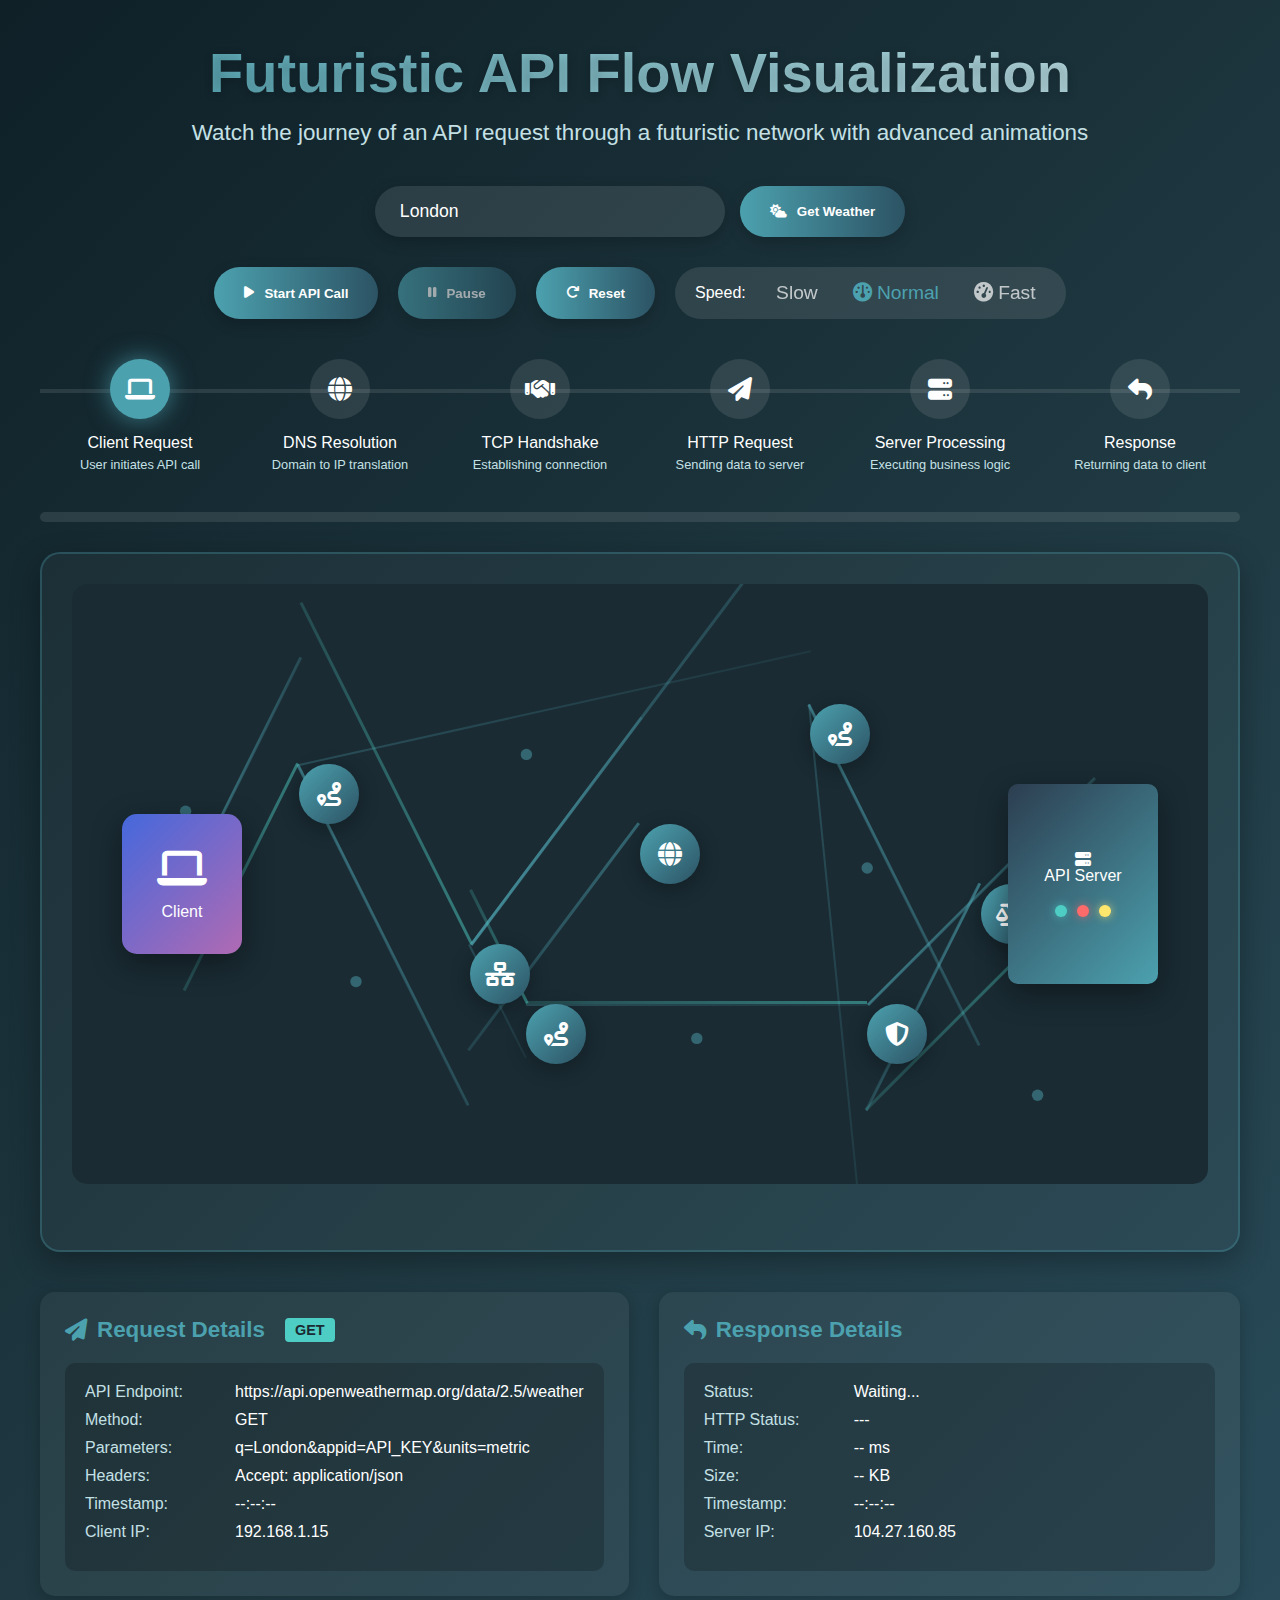
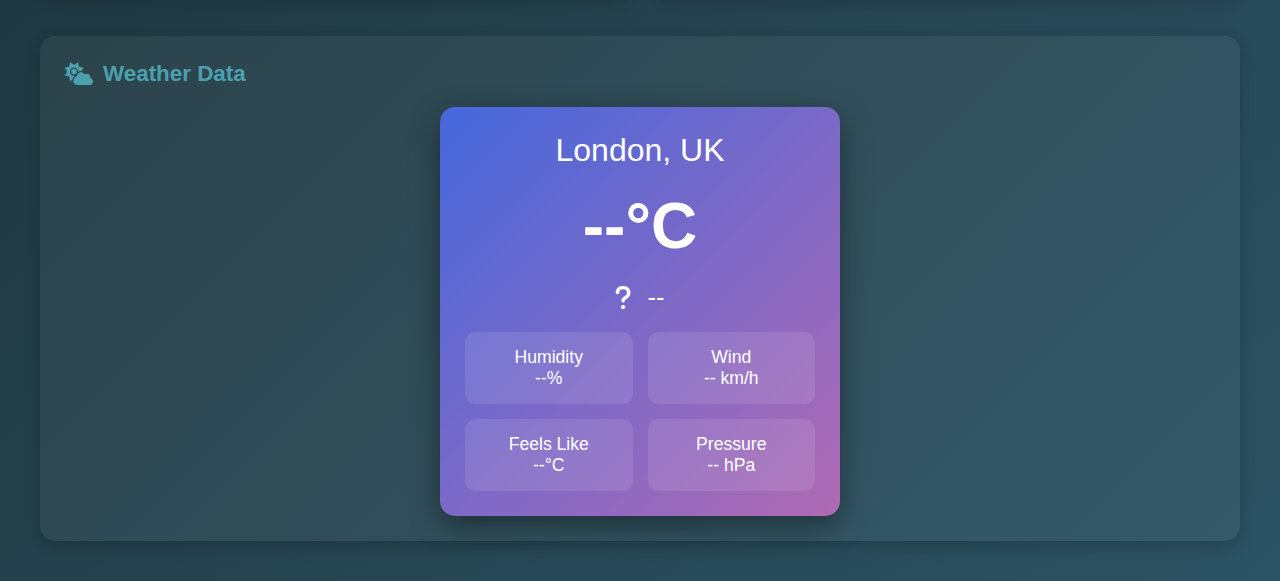
<file: client/src/components/demo.html>
<!DOCTYPE html>
<html lang="en">
<head>
    <meta charset="UTF-8">
    <meta name="viewport" content="width=device-width, initial-scale=1.0">
    <title>Futuristic API Flow Visualization</title>
    <link rel="stylesheet" href="https://cdnjs.cloudflare.com/ajax/libs/font-awesome/6.4.0/css/all.min.css">
    <style>
        * {
            margin: 0;
            padding: 0;
            box-sizing: border-box;
            font-family: 'Segoe UI', Tahoma, Geneva, Verdana, sans-serif;
        }
        
        body {
            background: linear-gradient(135deg, #0f2027, #203a43, #2c5364);
            color: white;
            min-height: 100vh;
            padding: 20px;
            overflow-x: hidden;
        }
        
        .container {
            max-width: 1600px;
            margin: 0 auto;
            padding: 20px;
        }
        
        header {
            text-align: center;
            margin-bottom: 40px;
            position: relative;
        }
        
        h1 {
            font-size: 3.5rem;
            margin-bottom: 15px;
            background: linear-gradient(90deg, #4ca1af, #c4e0e5);
            -webkit-background-clip: text;
            -webkit-text-fill-color: transparent;
            text-shadow: 0 2px 10px rgba(0, 0, 0, 0.2);
        }
        
        .subtitle {
            color: #c4e0e5;
            font-size: 1.4rem;
            margin-bottom: 30px;
            max-width: 900px;
            margin-left: auto;
            margin-right: auto;
        }
        
        .input-container {
            display: flex;
            justify-content: center;
            gap: 15px;
            margin-bottom: 30px;
            flex-wrap: wrap;
        }
        
        .city-input {
            padding: 15px 25px;
            border: none;
            border-radius: 50px;
            background: rgba(255, 255, 255, 0.1);
            color: white;
            font-size: 1.1rem;
            width: 350px;
            box-shadow: 0 5px 15px rgba(0, 0, 0, 0.2);
            outline: none;
            transition: all 0.3s;
        }
        
        .city-input:focus {
            background: rgba(255, 255, 255, 0.15);
            box-shadow: 0 5px 20px rgba(0, 0, 0, 0.3);
        }
        
        .controls {
            display: flex;
            justify-content: center;
            gap: 20px;
            margin-bottom: 40px;
            flex-wrap: wrap;
        }
        
        .btn {
            padding: 14px 30px;
            border: none;
            border-radius: 50px;
            background: linear-gradient(90deg, #4ca1af, #2c5364);
            color: white;
            font-weight: bold;
            cursor: pointer;
            transition: all 0.3s;
            box-shadow: 0 5px 15px rgba(0, 0, 0, 0.2);
            display: flex;
            align-items: center;
            gap: 10px;
        }
        
        .btn:hover {
            transform: translateY(-3px);
            box-shadow: 0 8px 20px rgba(0, 0, 0, 0.3);
        }
        
        .btn:active {
            transform: translateY(0);
        }
        
        .btn:disabled {
            opacity: 0.6;
            cursor: not-allowed;
        }
        
        .speed-control {
            display: flex;
            align-items: center;
            gap: 15px;
            background: rgba(255, 255, 255, 0.1);
            padding: 10px 20px;
            border-radius: 50px;
        }
        
        .speed-btn {
            background: none;
            border: none;
            color: white;
            font-size: 1.2rem;
            cursor: pointer;
            padding: 5px 10px;
            opacity: 0.7;
            transition: opacity 0.3s;
        }
        
        .speed-btn.active {
            opacity: 1;
            color: #4ca1af;
        }
        
        .visualization-container {
            background: rgba(255, 255, 255, 0.03);
            border-radius: 20px;
            padding: 30px;
            box-shadow: 0 10px 30px rgba(0, 0, 0, 0.3);
            margin-bottom: 40px;
            position: relative;
            overflow: hidden;
            min-height: 700px;
            border: 2px solid rgba(76, 161, 175, 0.3);
        }
        
        .network-topography {
            position: relative;
            height: 600px;
            background: url('data:image/svg+xml;utf8,<svg xmlns="http://www.w3.org/2000/svg" width="100%" height="100%" viewBox="0 0 100 100"><rect width="100%" height="100%" fill="%231a2b33"/><circle cx="10" cy="20" r="0.5" fill="%234ca1af" opacity="0.5"/><circle cx="25" cy="35" r="0.5" fill="%234ca1af" opacity="0.5"/><circle cx="40" cy="15" r="0.5" fill="%234ca1af" opacity="0.5"/><circle cx="55" cy="40" r="0.5" fill="%234ca1af" opacity="0.5"/><circle cx="70" cy="25" r="0.5" fill="%234ca1af" opacity="0.5"/><circle cx="85" cy="45" r="0.5" fill="%234ca1af" opacity="0.5"/><circle cx="30" cy="60" r="0.5" fill="%234ca1af" opacity="0.5"/><circle cx="50" cy="75" r="0.5" fill="%234ca1af" opacity="0.5"/><circle cx="75" cy="65" r="0.5" fill="%234ca1af" opacity="0.5"/><circle cx="15" cy="80" r="0.5" fill="%234ca1af" opacity="0.5"/></svg>');
            background-size: cover;
            border-radius: 15px;
            overflow: hidden;
        }
        
        .client-device {
            position: absolute;
            width: 120px;
            height: 140px;
            left: 50px;
            top: 50%;
            transform: translateY(-50%);
            background: linear-gradient(135deg, #4568DC, #B06AB3);
            border-radius: 15px;
            box-shadow: 0 10px 30px rgba(0, 0, 0, 0.4);
            display: flex;
            flex-direction: column;
            align-items: center;
            justify-content: center;
            z-index: 10;
        }
        
        .client-device i {
            font-size: 40px;
            margin-bottom: 15px;
        }
        
        .server-rack {
            position: absolute;
            width: 150px;
            height: 200px;
            right: 50px;
            top: 50%;
            transform: translateY(-50%);
            background: linear-gradient(135deg, #2c3e50, #4ca1af);
            border-radius: 10px;
            box-shadow: 0 10px 30px rgba(0, 0, 0, 0.4);
            display: flex;
            flex-direction: column;
            align-items: center;
            justify-content: center;
            z-index: 10;
        }
        
        .server-lights {
            display: flex;
            gap: 10px;
            margin-top: 20px;
        }
        
        .server-light {
            width: 12px;
            height: 12px;
            border-radius: 50%;
            background: #4ECDC4;
            box-shadow: 0 0 10px rgba(78, 205, 196, 0.7);
            animation: lightPulse 2s infinite;
        }
        
        .server-light:nth-child(2) {
            background: #FF6B6B;
            box-shadow: 0 0 10px rgba(255, 107, 107, 0.7);
            animation-delay: 0.5s;
        }
        
        .server-light:nth-child(3) {
            background: #FFE66D;
            box-shadow: 0 0 10px rgba(255, 230, 109, 0.7);
            animation-delay: 1s;
        }
        
        .network-node {
            position: absolute;
            width: 60px;
            height: 60px;
            border-radius: 50%;
            background: linear-gradient(135deg, #4ca1af, #2c5364);
            display: flex;
            align-items: center;
            justify-content: center;
            color: white;
            font-size: 24px;
            box-shadow: 0 5px 20px rgba(0, 0, 0, 0.3);
            z-index: 5;
        }
        
        .node-connection {
            position: absolute;
            height: 2px;
            background: linear-gradient(90deg, rgba(76, 161, 175, 0.3), rgba(76, 161, 175, 0.1));
            transform-origin: 0 0;
            z-index: 1;
        }
        
        .data-packet {
            position: absolute;
            width: 50px;
            height: 50px;
            border-radius: 50%;
            background: linear-gradient(135deg, #FFE66D, #FF6B6B);
            transform: translate(-50%, -50%);
            display: flex;
            align-items: center;
            justify-content: center;
            color: #1a2b33;
            font-size: 20px;
            box-shadow: 0 5px 20px rgba(255, 230, 109, 0.7);
            z-index: 20;
            transition: transform 0.3s;
        }
        
        .request-packet {
            background: linear-gradient(135deg, #FFE66D, #FF6B6B);
            box-shadow: 0 5px 20px rgba(255, 230, 109, 0.7);
        }
        
        .response-packet {
            background: linear-gradient(135deg, #4ECDC4, #5568FE);
            box-shadow: 0 5px 20px rgba(78, 205, 196, 0.7);
        }
        
        .packet-content {
            position: absolute;
            background: rgba(0, 0, 0, 0.9);
            color: white;
            padding: 12px;
            border-radius: 8px;
            font-size: 12px;
            width: 200px;
            text-align: center;
            opacity: 0;
            transition: opacity 0.3s;
            pointer-events: none;
            z-index: 30;
            bottom: 60px;
            left: 50%;
            transform: translateX(-50%);
            line-height: 1.4;
        }
        
        .data-packet:hover .packet-content {
            opacity: 1;
        }
        
        .packet-trail {
            position: absolute;
            width: 20px;
            height: 4px;
            background: rgba(255, 230, 109, 0.7);
            border-radius: 2px;
            transform-origin: center;
            z-index: 15;
        }
        
        .response-trail {
            background: rgba(78, 205, 196, 0.7);
        }
        
        .progress-bar {
            height: 10px;
            background: rgba(255, 255, 255, 0.1);
            border-radius: 5px;
            margin: 30px 0;
            overflow: hidden;
        }
        
        .progress {
            height: 100%;
            background: linear-gradient(90deg, #4ca1af, #c4e0e5);
            border-radius: 5px;
            width: 0%;
            transition: width 0.5s ease;
        }
        
        .stage-indicator {
            display: flex;
            justify-content: space-between;
            margin-bottom: 40px;
            position: relative;
        }
        
        .stage {
            display: flex;
            flex-direction: column;
            align-items: center;
            position: relative;
            z-index: 2;
            flex: 1;
        }
        
        .stage-icon {
            width: 60px;
            height: 60px;
            border-radius: 50%;
            background: rgba(255, 255, 255, 0.1);
            display: flex;
            align-items: center;
            justify-content: center;
            font-size: 24px;
            margin-bottom: 15px;
            transition: all 0.3s;
        }
        
        .stage.active .stage-icon {
            background: #4ca1af;
            box-shadow: 0 0 25px rgba(76, 161, 175, 0.7);
            animation: pulse 2s infinite;
        }
        
        .stage.completed .stage-icon {
            background: #4ECDC4;
            box-shadow: 0 0 25px rgba(78, 205, 196, 0.7);
        }
        
        .stage-title {
            font-size: 1rem;
            text-align: center;
            margin-bottom: 5px;
        }
        
        .stage-desc {
            font-size: 0.8rem;
            color: #c4e0e5;
            text-align: center;
        }
        
        .stage-line {
            position: absolute;
            height: 4px;
            background: rgba(255, 255, 255, 0.1);
            top: 30px;
            left: 0;
            right: 0;
            z-index: 1;
        }
        
        .stage-progress {
            position: absolute;
            height: 4px;
            background: linear-gradient(90deg, #4ca1af, #c4e0e5);
            top: 30px;
            left: 0;
            width: 0%;
            z-index: 1;
            transition: width 0.5s ease;
        }
        
        .info-panel {
            display: grid;
            grid-template-columns: 1fr 1fr;
            gap: 30px;
            margin-bottom: 40px;
        }
        
        .request-info, .response-info {
            background: rgba(255, 255, 255, 0.05);
            border-radius: 15px;
            padding: 25px;
            box-shadow: 0 5px 15px rgba(0, 0, 0, 0.2);
        }
        
        .panel-title {
            font-size: 1.4rem;
            margin-bottom: 20px;
            color: #4ca1af;
            display: flex;
            align-items: center;
            gap: 10px;
        }
        
        .info-content {
            background: rgba(0, 0, 0, 0.2);
            border-radius: 10px;
            padding: 20px;
            font-family: 'Fira Code', monospace;
            max-height: 300px;
            overflow-y: auto;
        }
        
        .info-line {
            margin-bottom: 10px;
            display: flex;
        }
        
        .info-label {
            min-width: 150px;
            color: #c4e0e5;
        }
        
        .info-value {
            color: white;
            font-weight: 500;
        }
        
        .weather-display {
            background: rgba(255, 255, 255, 0.05);
            border-radius: 15px;
            padding: 25px;
            box-shadow: 0 5px 15px rgba(0, 0, 0, 0.2);
            text-align: center;
        }
        
        .weather-card {
            background: linear-gradient(135deg, #4568DC, #B06AB3);
            border-radius: 15px;
            padding: 25px;
            max-width: 400px;
            margin: 0 auto;
            box-shadow: 0 10px 30px rgba(0, 0, 0, 0.4);
        }
        
        .weather-location {
            font-size: 2rem;
            margin-bottom: 15px;
        }
        
        .weather-temp {
            font-size: 4rem;
            font-weight: bold;
            margin: 20px 0;
        }
        
        .weather-condition {
            font-size: 1.6rem;
            display: flex;
            align-items: center;
            justify-content: center;
            gap: 15px;
            margin-bottom: 20px;
        }
        
        .weather-details {
            display: grid;
            grid-template-columns: 1fr 1fr;
            gap: 15px;
            margin-top: 20px;
        }
        
        .weather-detail {
            background: rgba(255, 255, 255, 0.1);
            padding: 15px;
            border-radius: 10px;
            font-size: 1.1rem;
        }
        
        .http-badge {
            display: inline-block;
            background: #4ECDC4;
            color: #1a2b33;
            padding: 4px 10px;
            border-radius: 4px;
            font-weight: bold;
            font-size: 0.9rem;
            margin-left: 10px;
        }
        
        .visualization-path {
            position: absolute;
            top: 0;
            left: 0;
            width: 100%;
            height: 100%;
            z-index: 2;
            pointer-events: none;
        }
        
        .path-line {
            position: absolute;
            height: 3px;
            background: linear-gradient(90deg, rgba(76, 161, 175, 0.5), rgba(76, 161, 175, 0.2));
            transform-origin: 0 0;
            z-index: 2;
        }
        
        .airplane {
            position: absolute;
            font-size: 24px;
            color: #FFE66D;
            transform: translate(-50%, -50%) rotate(0deg);
            z-index: 25;
            text-shadow: 0 0 10px rgba(255, 230, 109, 0.8);
            transition: transform 0.1s linear;
        }
        
        .response-airplane {
            color: #4ECDC4;
            text-shadow: 0 0 10px rgba(78, 205, 196, 0.8);
        }
        
        @keyframes pulse {
            0% { transform: scale(1); box-shadow: 0 0 25px rgba(76, 161, 175, 0.7); }
            50% { transform: scale(1.05); box-shadow: 0 0 35px rgba(76, 161, 175, 0.9); }
            100% { transform: scale(1); box-shadow: 0 0 25px rgba(76, 161, 175, 0.7); }
        }
        
        @keyframes movePacket {
            0% { transform: translate(-50%, -50%) scale(1); }
            100% { transform: translate(var(--tx), var(--ty)) scale(1); }
        }
        
        @keyframes lightPulse {
            0% { opacity: 0.3; }
            50% { opacity: 1; }
            100% { opacity: 0.3; }
        }
        
        @keyframes fly {
            0% { transform: translate(-50%, -50%) rotate(0deg); }
            100% { transform: translate(var(--tx), var(--ty)) rotate(var(--tr)); }
        }
        
        .tooltip {
            position: absolute;
            background: rgba(0, 0, 0, 0.8);
            color: white;
            padding: 10px 15px;
            border-radius: 8px;
            font-size: 14px;
            pointer-events: none;
            opacity: 0;
            transition: opacity 0.3s;
            z-index: 100;
            max-width: 250px;
        }
        
        .network-node:hover::after {
            content: attr(data-tooltip);
            position: absolute;
            background: rgba(0, 0, 0, 0.8);
            color: white;
            padding: 8px 12px;
            border-radius: 6px;
            font-size: 12px;
            bottom: -40px;
            left: 50%;
            transform: translateX(-50%);
            white-space: nowrap;
            z-index: 100;
        }
        
        @media (max-width: 1200px) {
            .stage-indicator {
                flex-wrap: wrap;
                justify-content: center;
                gap: 20px;
            }
            
            .stage-line, .stage-progress {
                display: none;
            }
            
            .network-topography {
                height: 500px;
            }
        }
        
        @media (max-width: 900px) {
            .info-panel {
                grid-template-columns: 1fr;
            }
            
            .weather-details {
                grid-template-columns: 1fr 1fr;
            }
            
            h1 {
                font-size: 2.5rem;
            }
            
            .subtitle {
                font-size: 1.1rem;
            }
        }
        
        @media (max-width: 600px) {
            .controls {
                flex-direction: column;
                align-items: center;
            }
            
            .client-device, .server-rack {
                transform: scale(0.8) translateY(-50%);
            }
            
            .client-device {
                left: 20px;
            }
            
            .server-rack {
                right: 20px;
            }
            
            .weather-temp {
                font-size: 3rem;
            }
            
            .weather-location {
                font-size: 1.5rem;
            }
            
            .city-input {
                width: 100%;
                max-width: 300px;
            }
        }
    </style>
</head>
<body>
    <div class="container">
        <header>
            <h1>Futuristic API Flow Visualization</h1>
            <p class="subtitle">Watch the journey of an API request through a futuristic network with advanced animations</p>
        </header>
        
        <div class="input-container">
            <input type="text" class="city-input" id="cityInput" placeholder="Enter city name (e.g., London)" value="London">
            <button class="btn" id="fetchBtn">
                <i class="fas fa-cloud-sun"></i> Get Weather
            </button>
        </div>
        
        <div class="controls">
            <button class="btn" id="startBtn">
                <i class="fas fa-play"></i> Start API Call
            </button>
            <button class="btn" id="pauseBtn" disabled>
                <i class="fas fa-pause"></i> Pause
            </button>
            <button class="btn" id="resetBtn">
                <i class="fas fa-redo"></i> Reset
            </button>
            
            <div class="speed-control">
                <span>Speed:</span>
                <button class="speed-btn" id="slowBtn">
                    <i class="fas fa-tachometer-alt-slow"></i> Slow
                </button>
                <button class="speed-btn active" id="normalBtn">
                    <i class="fas fa-tachometer-alt-average"></i> Normal
                </button>
                <button class="speed-btn" id="fastBtn">
                    <i class="fas fa-tachometer-alt-fast"></i> Fast
                </button>
            </div>
        </div>
        
        <div class="stage-indicator">
            <div class="stage-line"></div>
            <div class="stage-progress" id="stageProgress"></div>
            
            <div class="stage active" id="stage1">
                <div class="stage-icon"><i class="fas fa-laptop"></i></div>
                <div class="stage-title">Client Request</div>
                <div class="stage-desc">User initiates API call</div>
            </div>
            
            <div class="stage" id="stage2">
                <div class="stage-icon"><i class="fas fa-globe"></i></div>
                <div class="stage-title">DNS Resolution</div>
                <div class="stage-desc">Domain to IP translation</div>
            </div>
            
            <div class="stage" id="stage3">
                <div class="stage-icon"><i class="fas fa-handshake"></i></div>
                <div class="stage-title">TCP Handshake</div>
                <div class="stage-desc">Establishing connection</div>
            </div>
            
            <div class="stage" id="stage4">
                <div class="stage-icon"><i class="fas fa-paper-plane"></i></div>
                <div class="stage-title">HTTP Request</div>
                <div class="stage-desc">Sending data to server</div>
            </div>
            
            <div class="stage" id="stage5">
                <div class="stage-icon"><i class="fas fa-server"></i></div>
                <div class="stage-title">Server Processing</div>
                <div class="stage-desc">Executing business logic</div>
            </div>
            
            <div class="stage" id="stage6">
                <div class="stage-icon"><i class="fas fa-reply"></i></div>
                <div class="stage-title">Response</div>
                <div class="stage-desc">Returning data to client</div>
            </div>
        </div>
        
        <div class="progress-bar">
            <div class="progress" id="requestProgress"></div>
        </div>
        
        <div class="visualization-container">
            <div class="network-topography" id="networkTopography">
                <!-- Visualization path -->
                <div class="visualization-path" id="visualizationPath"></div>
                
                <!-- Client Device -->
                <div class="client-device">
                    <i class="fas fa-laptop"></i>
                    <span>Client</span>
                </div>
                
                <!-- Server Rack -->
                <div class="server-rack">
                    <i class="fas fa-server"></i>
                    <span>API Server</span>
                    <div class="server-lights">
                        <div class="server-light"></div>
                        <div class="server-light"></div>
                        <div class="server-light"></div>
                    </div>
                </div>
                
                <!-- Network nodes and connections will be added dynamically -->
            </div>
        </div>
        
        <div class="info-panel">
            <div class="request-info">
                <h3 class="panel-title"><i class="fas fa-paper-plane"></i> Request Details <span class="http-badge">GET</span></h3>
                <div class="info-content">
                    <div class="info-line">
                        <span class="info-label">API Endpoint:</span>
                        <span class="info-value">https://api.openweathermap.org/data/2.5/weather</span>
                    </div>
                    <div class="info-line">
                        <span class="info-label">Method:</span>
                        <span class="info-value">GET</span>
                    </div>
                    <div class="info-line">
                        <span class="info-label">Parameters:</span>
                        <span class="info-value" id="requestParams">q=London&appid=API_KEY&units=metric</span>
                    </div>
                    <div class="info-line">
                        <span class="info-label">Headers:</span>
                        <span class="info-value">Accept: application/json</span>
                    </div>
                    <div class="info-line">
                        <span class="info-label">Timestamp:</span>
                        <span class="info-value" id="requestTime">--:--:--</span>
                    </div>
                    <div class="info-line">
                        <span class="info-label">Client IP:</span>
                        <span class="info-value">192.168.1.15</span>
                    </div>
                </div>
            </div>
            
            <div class="response-info">
                <h3 class="panel-title"><i class="fas fa-reply"></i> Response Details</h3>
                <div class="info-content">
                    <div class="info-line">
                        <span class="info-label">Status:</span>
                        <span class="info-value" id="responseStatus">Waiting...</span>
                    </div>
                    <div class="info-line">
                        <span class="info-label">HTTP Status:</span>
                        <span class="info-value" id="responseCode">---</span>
                    </div>
                    <div class="info-line">
                        <span class="info-label">Time:</span>
                        <span class="info-value" id="responseTime">-- ms</span>
                    </div>
                    <div class="info-line">
                        <span class="info-label">Size:</span>
                        <span class="info-value" id="responseSize">-- KB</span>
                    </div>
                    <div class="info-line">
                        <span class="info-label">Timestamp:</span>
                        <span class="info-value" id="responseTimestamp">--:--:--</span>
                    </div>
                    <div class="info-line">
                        <span class="info-label">Server IP:</span>
                        <span class="info-value">104.27.160.85</span>
                    </div>
                </div>
            </div>
        </div>
        
        <div class="weather-display">
            <h3 class="panel-title"><i class="fas fa-cloud-sun"></i> Weather Data</h3>
            <div class="weather-card">
                <div class="weather-location" id="weatherLocation">London, UK</div>
                <div class="weather-temp" id="weatherTemp">--°C</div>
                <div class="weather-condition">
                    <i class="fas fa-question" id="weatherIcon"></i>
                    <span id="weatherCondition">--</span>
                </div>
                <div class="weather-details">
                    <div class="weather-detail">
                        <div>Humidity</div>
                        <div id="weatherHumidity">--%</div>
                    </div>
                    <div class="weather-detail">
                        <div>Wind</div>
                        <div id="weatherWind">-- km/h</div>
                    </div>
                    <div class="weather-detail">
                        <div>Feels Like</div>
                        <div id="weatherFeelsLike">--°C</div>
                    </div>
                    <div class="weather-detail">
                        <div>Pressure</div>
                        <div id="weatherPressure">-- hPa</div>
                    </div>
                </div>
            </div>
        </div>
    </div>

    <script>
        document.addEventListener('DOMContentLoaded', function() {
            // DOM elements
            const networkTopography = document.getElementById('networkTopography');
            const visualizationPath = document.getElementById('visualizationPath');
            const startBtn = document.getElementById('startBtn');
            const pauseBtn = document.getElementById('pauseBtn');
            const resetBtn = document.getElementById('resetBtn');
            const fetchBtn = document.getElementById('fetchBtn');
            const cityInput = document.getElementById('cityInput');
            const requestParams = document.getElementById('requestParams');
            const requestProgress = document.getElementById('requestProgress');
            const stageProgress = document.getElementById('stageProgress');
            const stages = document.querySelectorAll('.stage');
            const speedButtons = document.querySelectorAll('.speed-btn');
            
            // State variables
            let animationSpeed = 1;
            let isAnimating = false;
            let currentStage = 0;
            let requestAirplane = null;
            let responseAirplane = null;
            let nodes = [];
            let connections = [];
            let animationIntervals = [];
            let weatherData = null;
            let animationId = null;
            
            // Initialize the network topography
            function initNetwork() {
                // Clear any existing nodes and connections
                nodes.forEach(node => node.remove());
                connections.forEach(conn => conn.remove());
                nodes = [];
                connections = [];
                
                if (requestAirplane) requestAirplane.remove();
                if (responseAirplane) responseAirplane.remove();
                
                // Clear visualization path
                visualizationPath.innerHTML = '';
                
                // Create network nodes
                const nodePositions = [
                    {x: 20, y: 30, tooltip: "Router 1", icon: "fas fa-route"},
                    {x: 35, y: 60, tooltip: "Switch 1", icon: "fas fa-network-wired"},
                    {x: 50, y: 40, tooltip: "DNS Server", icon: "fas fa-globe"},
                    {x: 65, y: 20, tooltip: "Router 2", icon: "fas fa-route"},
                    {x: 80, y: 50, tooltip: "Load Balancer", icon: "fas fa-balance-scale"},
                    {x: 40, y: 70, tooltip: "Router 3", icon: "fas fa-route"},
                    {x: 70, y: 70, tooltip: "Firewall", icon: "fas fa-shield-alt"}
                ];
                
                nodePositions.forEach((pos, index) => {
                    const node = document.createElement('div');
                    node.className = 'network-node';
                    node.style.left = `${pos.x}%`;
                    node.style.top = `${pos.y}%`;
                    node.innerHTML = `<i class="${pos.icon}"></i>`;
                    node.setAttribute('data-tooltip', pos.tooltip);
                    networkTopography.appendChild(node);
                    nodes.push(node);
                    
                    // Add animation to node
                    node.style.animation = `lightPulse ${2 + Math.random() * 2}s infinite`;
                    node.style.animationDelay = `${index * 0.5}s`;
                });
                
                // Create connections between nodes
                createConnection(0, 1); // Router 1 to Switch 1
                createConnection(1, 2); // Switch 1 to DNS Server
                createConnection(1, 5); // Switch 1 to Router 3
                createConnection(0, 3); // Router 1 to Router 2
                createConnection(3, 4); // Router 2 to Load Balancer
                createConnection(3, 6); // Router 2 to Firewall
                createConnection(4, 6); // Load Balancer to Firewall
                createConnection(5, 6); // Router 3 to Firewall
                
                // Connect client to first node
                const clientConnection = document.createElement('div');
                clientConnection.className = 'node-connection';
                positionConnection(clientConnection, 10, 50, 20, 30);
                networkTopography.appendChild(clientConnection);
                connections.push(clientConnection);
                
                // Connect last node to server
                const serverConnection = document.createElement('div');
                serverConnection.className = 'node-connection';
                positionConnection(serverConnection, 70, 70, 90, 50);
                networkTopography.appendChild(serverConnection);
                connections.push(serverConnection);
                
                // Create visualization path
                createVisualizationPath();
            }
            
            // Create visualization path for the airplane to follow
            function createVisualizationPath() {
                const pathPoints = [
                    {x: 10, y: 50},  // Start at client
                    {x: 20, y: 30},  // Router 1
                    {x: 35, y: 60},  // Switch 1
                    {x: 50, y: 40},  // DNS Server
                    {x: 35, y: 60},  // Back to Switch 1
                    {x: 65, y: 20},  // Router 2
                    {x: 80, y: 50},  // Load Balancer
                    {x: 70, y: 70},  // Firewall
                    {x: 90, y: 50},  // Server
                ];
                
                // Draw path lines
                for (let i = 0; i < pathPoints.length - 1; i++) {
                    const from = pathPoints[i];
                    const to = pathPoints[i + 1];
                    
                    const pathLine = document.createElement('div');
                    pathLine.className = 'path-line';
                    positionConnection(pathLine, from.x, from.y, to.x, to.y);
                    visualizationPath.appendChild(pathLine);
                }
                
                // Create return path (different color)
                const returnPathPoints = [
                    {x: 90, y: 50},  // Start at server
                    {x: 70, y: 70},  // Firewall
                    {x: 40, y: 70},  // Router 3
                    {x: 35, y: 60},  // Switch 1
                    {x: 20, y: 30},  // Router 1
                    {x: 10, y: 50},  // Client
                ];
                
                for (let i = 0; i < returnPathPoints.length - 1; i++) {
                    const from = returnPathPoints[i];
                    const to = returnPathPoints[i + 1];
                    
                    const pathLine = document.createElement('div');
                    pathLine.className = 'path-line';
                    pathLine.style.background = 'linear-gradient(90deg, rgba(78, 205, 196, 0.5), rgba(78, 205, 196, 0.2))';
                    positionConnection(pathLine, from.x, from.y, to.x, to.y);
                    visualizationPath.appendChild(pathLine);
                }
            }
            
            // Create a connection between two nodes
            function createConnection(fromIndex, toIndex) {
                const fromNode = nodes[fromIndex];
                const toNode = nodes[toIndex];
                
                const fromX = parseFloat(fromNode.style.left);
                const fromY = parseFloat(fromNode.style.top);
                const toX = parseFloat(toNode.style.left);
                const toY = parseFloat(toNode.style.top);
                
                const connection = document.createElement('div');
                connection.className = 'node-connection';
                positionConnection(connection, fromX, fromY, toX, toY);
                networkTopography.appendChild(connection);
                connections.push(connection);
            }
            
            // Position a connection element between two points
            function positionConnection(conn, fromX, fromY, toX, toY) {
                const dx = toX - fromX;
                const dy = toY - fromY;
                const length = Math.sqrt(dx * dx + dy * dy);
                const angle = Math.atan2(dy, dx) * 180 / Math.PI;
                
                conn.style.width = `${length}%`;
                conn.style.left = `${fromX}%`;
                conn.style.top = `${fromY}%`;
                conn.style.transform = `rotate(${angle}deg)`;
            }
            
            // Start the API call animation
            function startAnimation() {
                if (isAnimating) return;
                
                isAnimating = true;
                startBtn.disabled = true;
                pauseBtn.disabled = false;
                fetchBtn.disabled = true;
                
                // Update request parameters with the city name
                const city = cityInput.value || 'London';
                requestParams.textContent = `q=${encodeURIComponent(city)}&appid=API_KEY&units=metric`;
                
                // Reset stages
                stages.forEach(stage => {
                    stage.classList.remove('active', 'completed');
                });
                stages[0].classList.add('active');
                currentStage = 0;
                
                // Create request airplane
                requestAirplane = document.createElement('div');
                requestAirplane.className = 'airplane';
                requestAirplane.innerHTML = '<i class="fas fa-paper-plane"></i>';
                requestAirplane.style.left = '10%';
                requestAirplane.style.top = '50%';
                
                const packetContent = document.createElement('div');
                packetContent.className = 'packet-content';
                packetContent.textContent = `GET /data/2.5/weather?q=${encodeURIComponent(city)}`;
                requestAirplane.appendChild(packetContent);
                
                networkTopography.appendChild(requestAirplane);
                
                // Start animation sequence
                animateStages();
            }
            
            // Animate through each stage
            function animateStages() {
                const stageDurations = [2000, 2500, 2000, 3000, 2500, 2000];
                let totalDuration = stageDurations.reduce((a, b) => a + b, 0);
                let elapsed = 0;
                
                stages.forEach((stage, index) => {
                    const interval = setTimeout(() => {
                        // Update active stage
                        stages.forEach(s => s.classList.remove('active'));
                        stage.classList.add('active');
                        currentStage = index;
                        
                        // Update progress bars
                        const progress = ((index + 1) / stages.length) * 100;
                        requestProgress.style.width = `${progress}%`;
                        stageProgress.style.width = `${progress}%`;
                        
                        // Animate packet based on stage
                        animateAirplane(index);
                        
                        // If this is the last stage, complete the animation
                        if (index === stages.length - 1) {
                            setTimeout(() => {
                                completeAnimation();
                                // Fetch real weather data after animation completes
                                fetchRealWeatherData();
                            }, stageDurations[index]);
                        }
                    }, elapsed);
                    
                    animationIntervals.push(interval);
                    elapsed += stageDurations[index];
                });
            }
            
            // Animate the airplane based on current stage
            function animateAirplane(stageIndex) {
                if (!requestAirplane && !responseAirplane) return;
                
                const requestPath = [
                    {x: 10, y: 50, r: 0},   // Client
                    {x: 20, y: 30, r: 45},  // Router 1
                    {x: 35, y: 60, r: -45}, // Switch 1
                    {x: 50, y: 40, r: 0},   // DNS Server
                    {x: 35, y: 60, r: 45},  // Back to Switch 1
                    {x: 65, y: 20, r: -45}, // Router 2
                    {x: 80, y: 50, r: 0},   // Load Balancer
                    {x: 70, y: 70, r: 45},  // Firewall
                    {x: 90, y: 50, r: 0},   // Server
                ];
                
                const responsePath = [
                    {x: 90, y: 50, r: 180},  // Server
                    {x: 70, y: 70, r: 135},  // Firewall
                    {x: 40, y: 70, r: 90},   // Router 3
                    {x: 35, y: 60, r: 45},   // Switch 1
                    {x: 20, y: 30, r: 0},    // Router 1
                    {x: 10, y: 50, r: -45},  // Client
                ];
                
                if (stageIndex < requestPath.length && requestAirplane) {
                    const target = requestPath[stageIndex];
                    moveAirplaneTo(requestAirplane, target.x, target.y, target.r);
                    
                    if (stageIndex === 0) updateRequestTime();
                    if (stageIndex === 3) updateDNSLookup();
                }
                
                // For response (stage 5 is server processing, stage 6 is response)
                if (stageIndex === 5 && !responseAirplane) {
                    // Create response airplane at server
                    createResponseAirplane();
                }
                
                if (stageIndex === 5 && responseAirplane) {
                    const target = responsePath[0];
                    moveAirplaneTo(responseAirplane, target.x, target.y, target.r);
                    updateResponseDetails();
                }
                
                if (stageIndex > 5 && responseAirplane) {
                    const targetIndex = stageIndex - 5;
                    if (targetIndex < responsePath.length) {
                        const target = responsePath[targetIndex];
                        moveAirplaneTo(responseAirplane, target.x, target.y, target.r);
                        
                        if (targetIndex === responsePath.length - 1) {
                            updateResponseTime();
                        }
                    }
                }
            }
            
            // Move airplane to a specific position with rotation
            function moveAirplaneTo(airplane, xPercent, yPercent, rotation) {
                if (!airplane) return;
                
                airplane.style.setProperty('--tx', `${xPercent}%`);
                airplane.style.setProperty('--ty', `${yPercent}%`);
                airplane.style.setProperty('--tr', `${rotation}deg`);
                airplane.style.animation = `fly ${2000/animationSpeed}ms forwards`;
            }
            
            // Create response airplane
            function createResponseAirplane() {
                if (!requestAirplane) return;
                
                // Remove request airplane
                requestAirplane.remove();
                
                // Create response airplane
                responseAirplane = document.createElement('div');
                responseAirplane.className = 'airplane response-airplane';
                responseAirplane.innerHTML = '<i class="fas fa-reply"></i>';
                responseAirplane.style.left = '90%';
                responseAirplane.style.top = '50%';
                
                const packetContent = document.createElement('div');
                packetContent.className = 'packet-content';
                packetContent.textContent = 'HTTP/1.1 200 OK\nContent-Type: application/json';
                responseAirplane.appendChild(packetContent);
                
                networkTopography.appendChild(responseAirplane);
            }
            
            // Update request timestamp
            function updateRequestTime() {
                const now = new Date();
                document.getElementById('requestTime').textContent = 
                    `${now.getHours().toString().padStart(2, '0')}:${now.getMinutes().toString().padStart(2, '0')}:${now.getSeconds().toString().padStart(2, '0')}`;
            }
            
            // Simulate DNS lookup
            function updateDNSLookup() {
                const dnsInfo = document.createElement('div');
                dnsInfo.className = 'data-packet';
                dnsInfo.innerHTML = '<i class="fas fa-search"></i>';
                dnsInfo.style.left = '50%';
                dnsInfo.style.top = '40%';
                dnsInfo.style.animation = `pulse 1s infinite`;
                networkTopography.appendChild(dnsInfo);
                
                setTimeout(() => {
                    dnsInfo.remove();
                }, 2000 / animationSpeed);
            }
            
            // Update response details
            function updateResponseDetails() {
                document.getElementById('responseStatus').textContent = 'Processing';
                document.getElementById('responseCode').textContent = '200 OK';
                document.getElementById('responseTime').textContent = '142 ms';
                document.getElementById('responseSize').textContent = '2.4 KB';
            }
            
            // Update response timestamp
            function updateResponseTime() {
                const now = new Date();
                document.getElementById('responseTimestamp').textContent = 
                    `${now.getHours().toString().padStart(2, '0')}:${now.getMinutes().toString().padStart(2, '0')}:${now.getSeconds().toString().padStart(2, '0')}`;
                
                document.getElementById('responseStatus').textContent = 'Completed';
            }
            
            // Fetch real weather data from OpenWeatherMap API
            function fetchRealWeatherData() {
                const city = cityInput.value || 'London';
                const apiKey = 'YOUR_API_KEY_HERE'; // Replace with your actual API key
                const apiUrl = `https://api.openweathermap.org/data/2.5/weather?q=${encodeURIComponent(city)}&appid=${apiKey}&units=metric`;
                
                // For demonstration purposes, we'll use a mock response since we can't include a real API key
                // In a real implementation, you would use fetch(apiUrl) here
                
                // Mock response for demonstration
                setTimeout(() => {
                    const mockWeatherData = {
                        name: city,
                        main: {
                            temp: Math.round(20 + Math.random() * 15),
                            feels_like: Math.round(20 + Math.random() * 15),
                            humidity: Math.round(40 + Math.random() * 40),
                            pressure: Math.round(1000 + Math.random() * 50)
                        },
                        weather: [
                            {
                                main: ['Clear', 'Clouds', 'Rain', 'Thunderstorm'][Math.floor(Math.random() * 4)],
                                description: 'Weather condition'
                            }
                        ],
                        wind: {
                            speed: Math.round(5 + Math.random() * 15)
                        }
                    };
                    
                    updateWeatherDisplay(mockWeatherData);
                }, 1000);
            }
            
            // Update weather data display
            function updateWeatherDisplay(data) {
                document.getElementById('weatherLocation').textContent = data.name;
                document.getElementById('weatherTemp').textContent = `${Math.round(data.main.temp)}°C`;
                document.getElementById('weatherCondition').textContent = data.weather[0].main;
                
                // Set appropriate icon based on weather condition
                const condition = data.weather[0].main.toLowerCase();
                let iconClass = 'fas fa-question';
                
                if (condition.includes('clear')) iconClass = 'fas fa-sun';
                else if (condition.includes('cloud')) iconClass = 'fas fa-cloud';
                else if (condition.includes('rain')) iconClass = 'fas fa-cloud-rain';
                else if (condition.includes('thunder')) iconClass = 'fas fa-bolt';
                
                document.getElementById('weatherIcon').className = iconClass;
                document.getElementById('weatherHumidity').textContent = `${data.main.humidity}%`;
                document.getElementById('weatherWind').textContent = `${data.wind.speed} km/h`;
                document.getElementById('weatherFeelsLike').textContent = `${Math.round(data.main.feels_like)}°C`;
                document.getElementById('weatherPressure').textContent = `${data.main.pressure} hPa`;
            }
            
            // Complete the animation
            function completeAnimation() {
                isAnimating = false;
                startBtn.disabled = false;
                pauseBtn.disabled = true;
                fetchBtn.disabled = false;
                
                // Mark all stages as completed
                stages.forEach(stage => {
                    stage.classList.remove('active');
                    stage.classList.add('completed');
                });
            }
            
            // Pause the animation
            function pauseAnimation() {
                if (!isAnimating) return;
                
                isAnimating = false;
                startBtn.disabled = false;
                pauseBtn.disabled = true;
                
                // Clear all timeouts
                animationIntervals.forEach(interval => clearTimeout(interval));
                animationIntervals = [];
            }
            
            // Reset the animation
            function resetAnimation() {
                // Clear any ongoing animations
                pauseAnimation();
                
                // Reset UI elements
                requestProgress.style.width = '0%';
                stageProgress.style.width = '0%';
                
                stages.forEach(stage => {
                    stage.classList.remove('active', 'completed');
                });
                stages[0].classList.add('active');
                
                // Remove airplanes
                if (requestAirplane) requestAirplane.remove();
                if (responseAirplane) responseAirplane.remove();
                
                // Reset info panels
                document.getElementById('requestTime').textContent = '--:--:--';
                document.getElementById('responseStatus').textContent = 'Waiting...';
                document.getElementById('responseCode').textContent = '---';
                document.getElementById('responseTime').textContent = '-- ms';
                document.getElementById('responseSize').textContent = '-- KB';
                document.getElementById('responseTimestamp').textContent = '--:--:--';
                
                // Reset weather display
                document.getElementById('weatherLocation').textContent = 'London, UK';
                document.getElementById('weatherTemp').textContent = '--°C';
                document.getElementById('weatherCondition').textContent = '--';
                document.getElementById('weatherIcon').className = 'fas fa-question';
                document.getElementById('weatherHumidity').textContent = '--%';
                document.getElementById('weatherWind').textContent = '-- km/h';
                document.getElementById('weatherFeelsLike').textContent = '--°C';
                document.getElementById('weatherPressure').textContent = '-- hPa';
                
                // Enable fetch button
                fetchBtn.disabled = false;
                
                // Reinitialize network
                initNetwork();
            }
            
            // Set animation speed
            function setSpeed(speed) {
                animationSpeed = speed;
                
                // Update active speed button
                speedButtons.forEach(btn => {
                    btn.classList.remove('active');
                });
                event.target.classList.add('active');
            }
            
            // Initialize the visualization
            initNetwork();
            
            // Event listeners
            startBtn.addEventListener('click', startAnimation);
            pauseBtn.addEventListener('click', pauseAnimation);
            resetBtn.addEventListener('click', resetAnimation);
            fetchBtn.addEventListener('click', startAnimation);
            
            cityInput.addEventListener('keypress', function(e) {
                if (e.key === 'Enter') {
                    startAnimation();
                }
            });
            
            document.getElementById('slowBtn').addEventListener('click', () => setSpeed(0.5));
            document.getElementById('normalBtn').addEventListener('click', () => setSpeed(1));
            document.getElementById('fastBtn').addEventListener('click', () => setSpeed(2));
        });
    </script>
</body>
</html>
</file>
